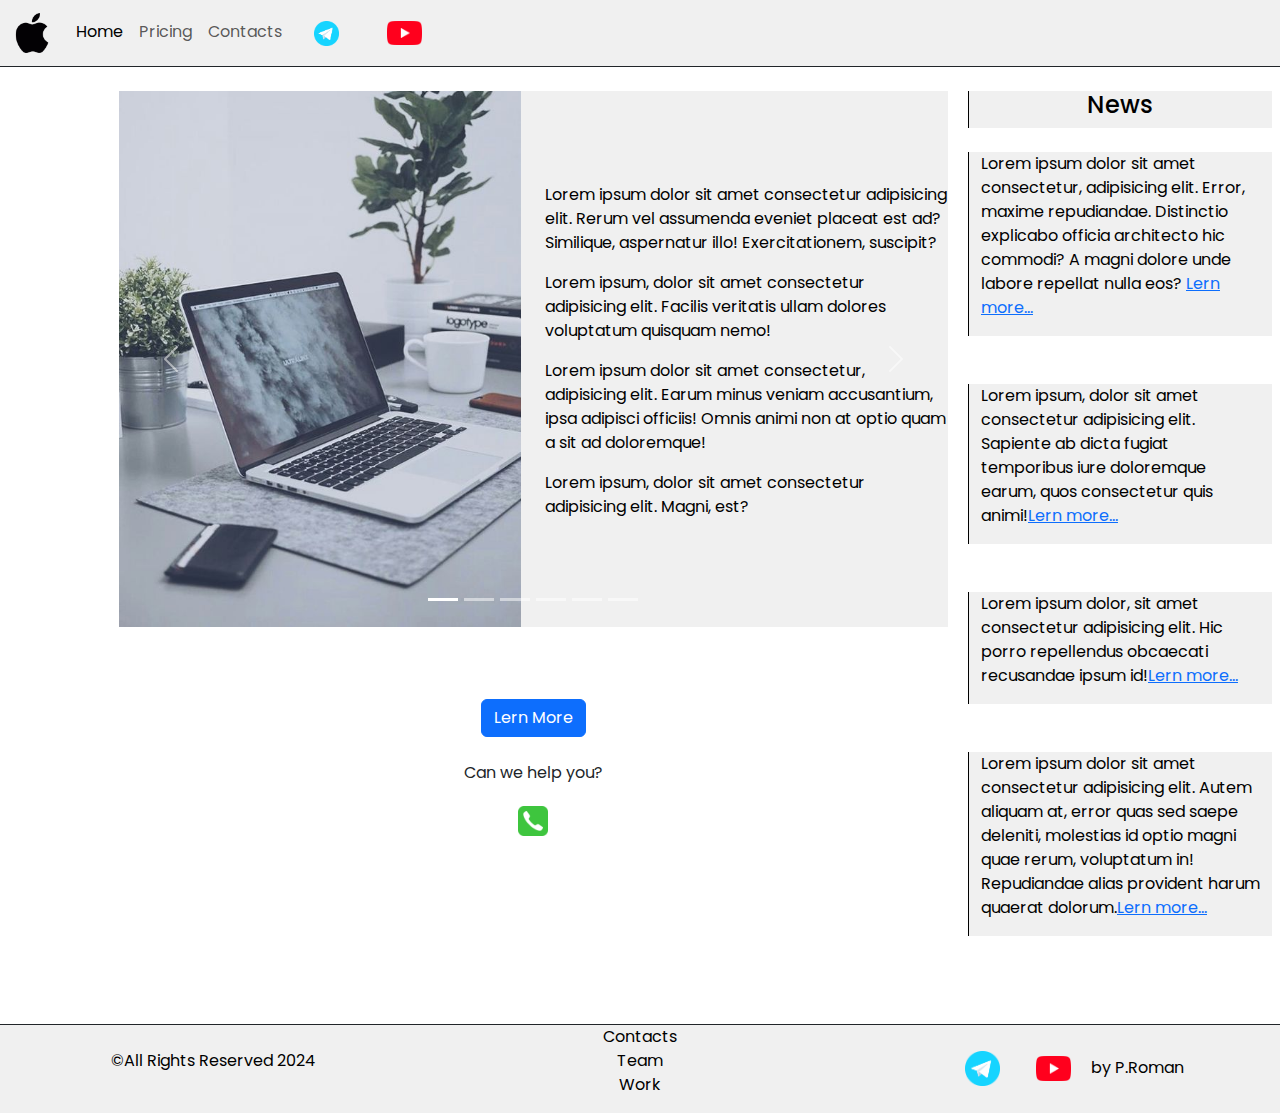
<file: index.html>
<!DOCTYPE html>
<html lang="en">

<head>
  <meta charset="UTF-8" />
  <meta name="viewport" content="width=device-width, initial-scale=1.0" />
  <link href="https://cdn.jsdelivr.net/npm/bootstrap@5.3.3/dist/css/bootstrap.min.css" rel="stylesheet"
    integrity="sha384-QWTKZyjpPEjISv5WaRU9OFeRpok6YctnYmDr5pNlyT2bRjXh0JMhjY6hW+ALEwIH" crossorigin="anonymous" />
  <link rel="stylesheet" href="source/styles/mycss.css" />

  <link rel="apple-touch-icon" sizes="180x180" href="source/files/favicon_io/apple-touch-icon.png">
  <link rel="icon" type="image/png" sizes="32x32" href="source/files/favicon_io/favicon-32x32.png">
  <link rel="icon" type="image/png" sizes="16x16" href="source/files/favicon_io/favicon-16x16.png">
  <link rel="manifest" href="source/files/favicon_io/site.webmanifest">


  <title>Apple Store</title>
</head>

<body>
  <header>
    <nav class="navbar navbar-expand-lg">
      <div class="container-fluid">
        <a class="navbar-brand" href="/"><img src="source/images/logo.png" alt="" /></a>
        <button class="navbar-toggler" type="button" data-bs-toggle="collapse" data-bs-target="#navbarNav"
          aria-controls="navbarNav" aria-expanded="false" aria-label="Toggle navigation">
          <span class="navbar-toggler-icon"></span>
        </button>
        <div class="collapse navbar-collapse" id="navbarNav">
          <ul class="navbar-nav">
            <li class="nav-item">
              <a class="nav-link active" aria-current="page" href="/">Home</a>
            </li>
            <li class="nav-item">
              <a class="nav-link" href="pricing.html">Pricing</a>
            </li>
            <li class="nav-item">
              <a class="nav-link" href="contacts.html">Contacts</a>
            </li>
            <li class="nav-item">
              <a class="nav-link" href="https://web.telegram.org/a/"><img style="width: 25px; margin-inline: 1em;"
                  src="source/images/tg.png" alt="..."></a>
            </li>
            <li class="nav-item">
              <a class="nav-link" href="https://www.youtube.com/"><img style="width: 35px; margin-inline: 1em;"
                  src="source/images/yt.png" alt="..."></a>
            </li>
            
          </ul>
        </div>
      </div>
    </nav>
  </header>

  <section>
    <div class="container-fluid mt-4">
      <div class="row">
        <div class="col-lg-1"></div>

        <div class="col-lg-8 col-md-12">
          <div class="row">

            <div id="carouselExampleIndicators" class="carousel slide" data-bs-slide="true">
              <div class="carousel-indicators">
                <button type="button" data-bs-target="#carouselExampleIndicators" data-bs-slide-to="0" class="active"
                  aria-current="true" aria-label="Slide 1"></button>
                <button type="button" data-bs-target="#carouselExampleIndicators" data-bs-slide-to="1"
                  aria-label="Slide 2"></button>
                <button type="button" data-bs-target="#carouselExampleIndicators" data-bs-slide-to="2"
                  aria-label="Slide 3"></button>
                <button type="button" data-bs-target="#carouselExampleIndicators" data-bs-slide-to="3"
                  aria-label="Slide 4"></button>
                <button type="button" data-bs-target="#carouselExampleIndicators" data-bs-slide-to="4"
                  aria-label="Slide 5"></button>
                <button type="button" data-bs-target="#carouselExampleIndicators" data-bs-slide-to="5"
                  aria-label="Slide 6"></button>




              </div>
              <div class="carousel-inner">
                <div class="carousel-item active">
                  <div class="d-block w-100 eff">
                    <div class="row">
                      <div class="col-lg-6 col-md-6">
                        <img src="source/images/macbook.jpg" class="w-100" alt="...">
                      </div>
                      <div class="col-lg-6 col-md-6 side-text">
                        <p>Lorem ipsum dolor sit amet consectetur adipisicing elit. Rerum vel assumenda eveniet placeat
                          est ad? Similique, aspernatur illo! Exercitationem, suscipit?</p>
                        <p>Lorem ipsum, dolor sit amet consectetur adipisicing elit. Facilis veritatis ullam dolores
                          voluptatum quisquam nemo!</p>
                        <p>Lorem ipsum dolor sit amet consectetur, adipisicing elit. Earum minus veniam accusantium,
                          ipsa adipisci officiis! Omnis animi non at optio quam a sit ad doloremque!</p>
                        <p>Lorem ipsum, dolor sit amet consectetur adipisicing elit. Magni, est?</p>

                      </div>
                    </div>
                  </div>
                </div>
                <div class="carousel-item">
                  <div class="d-block w-100 eff">
                    <div class="row">
                      <div class="col-lg-6 col-md-6">
                        <img src="source/images/iphone.jpg" class="w-100" alt="" ...>
                      </div>
                      <div class="col-lg-6 col-md-6 side-text">
                        <p>Lorem ipsum dolor sit amet consectetur adipisicing elit. eveniet placeat est ad? Similique,
                          aspernatur illo! Exercitationem, suscipit?</p>
                      </div>
                    </div>
                  </div>
                </div>
                <div class="carousel-item">
                  <div class="d-block w-100 eff">
                    <div class="row">
                      <div class="col-lg-6 col-md-6">
                        <img src="source/images/airpods.jpg" class="w-100" alt="...">
                      </div>
                      <div class="col-lg-6 col-md-6 side-text">
                        <p>Lorem ipsum dolor sit elit. Rerum vel assumenda eveniet placeat est ad? Similique, aspernatur
                          illo! Exercitationem, suscipit?</p>
                      </div>
                    </div>
                  </div>
                </div>
                <div class="carousel-item">
                  <div class="d-block w-100 eff">
                    <div class="row">
                      <div class="col-lg-6 col-md-6">
                        <img src="source/images/airpods3.jpg" class="w-100" alt="...">
                      </div>
                      <div class="col-lg-6 col-md-6 side-text">
                        <p>Lorem ipsum dolor sit elit. Rerum vel assumenda eveniet placeat est ad? Similique, aspernatur
                          illo! Exercitationem, suscipit?</p>
                      </div>
                    </div>
                  </div>
                </div>
                <div class="carousel-item">
                  <div class="d-block w-100 eff">
                    <div class="row">
                      <div class="col-lg-6 col-md-6">
                        <img src="source/images/ipad.jpg" class="w-100" alt="...">
                      </div>
                      <div class="col-lg-6 col-md-6 side-text">
                        <p>Lorem ipsum dolor sit elit. Rerum vel assumenda eveniet placeat est ad? Similique, aspernatur
                          illo! Exercitationem, suscipit?</p>
                      </div>
                    </div>
                  </div>
                </div>
                <div class="carousel-item">
                  <div class="d-block w-100 eff">
                    <div class="row">
                      <div class="col-lg-6 col-md-6">
                        <img src="source/images/apple watch.jpg" class="w-100" alt="...">
                      </div>
                      <div class="col-lg-6 col-md-6 side-text">
                        <p>Lorem ipsum dolor sit elit. Rerum vel assumenda eveniet placeat est ad? Similique, aspernatur
                          illo! Exercitationem, suscipit?</p>
                      </div>
                    </div>
                  </div>
                </div>
              </div>
              <button class="carousel-control-prev" type="button" data-bs-target="#carouselExampleIndicators"
                data-bs-slide="prev">
                <span class="carousel-control-prev-icon" aria-hidden="true"></span>
                <span class="visually-hidden">Previous</span>
              </button>
              <button class="carousel-control-next" type="button" data-bs-target="#carouselExampleIndicators"
                data-bs-slide="next">
                <span class="carousel-control-next-icon" aria-hidden="true"></span>
                <span class="visually-hidden">Next</span>
              </button>
            </div>

            <div class="col-lg-12 col-md-12 text-center mt-4">
              <button type="button" class="btn btn-primary mt-5">Lern More</button>
              <!-- <button type="button" class="btn btn-secondary"
              data-bs-toggle="popover" data-bs-placement="right"
              data-bs-custom-class="custom-popover"
              data-bs-title="Custom popover"
              data-bs-content="This popover is themed via CSS variables.">
              Custom popover
              </button> -->
            </div>
            <div class="col-lg-12 col-md-12 text-center mt-4">
              <p>Can we help you?</p>
            </div>
            <div class="col-lg-12 col-md-12 text-center">
              <a href="#"><img class="call-anim" style="width: 40px;" src="source/images/phoneicon.png" alt="..."> </a>
            </div>

          </div>
        </div>

        <div class="col-lg-3 col-md-12">
          <div class="row px-2">

            <div class="col-lg-12 sidebar text-center">
              <h4>
                News
              </h4>
            </div>
            <div class="col-lg-12 sidebar my-4">
              <p>
                Lorem ipsum dolor sit amet consectetur, adipisicing elit.
                Error, maxime repudiandae. Distinctio explicabo officia
                architecto hic commodi? A magni dolore unde labore repellat
                nulla eos? <a href="#">Lern more...</a>
              </p>
            </div>
            <div class="col-lg-12 sidebar my-4">
              <p>
                Lorem ipsum, dolor sit amet consectetur adipisicing elit.
                Sapiente ab dicta fugiat temporibus iure doloremque earum,
                quos consectetur quis animi!<a href="#">Lern more...</a>
              </p>
            </div>
            <div class="col-lg-12 sidebar my-4">
              <p>
                Lorem ipsum dolor, sit amet consectetur adipisicing elit. Hic
                porro repellendus obcaecati recusandae ipsum id!<a href="#">Lern more...</a>
              </p>
            </div>
            <div class="col-lg-12 sidebar my-4">
              <p>
                Lorem ipsum dolor sit amet consectetur adipisicing elit. Autem
                aliquam at, error quas sed saepe deleniti, molestias id optio
                magni quae rerum, voluptatum in! Repudiandae alias provident
                harum quaerat dolorum.<a href="#">Lern more...</a>
              </p>
            </div>
          </div>
        </div>
      </div>
    </div>
  </section>

  <footer>
    <div class="container-fluid">
      <div class="row">
        <div class="col-lg-4 col-md-12 footer-text text-center">
          <p>&copy;All Rights Reserved 2024</p>
        </div>
        <div class="col-lg-4 col-md-12 footer-text text-center">
          <p>Contacts<br>Team<br>Work</p>
        </div>
        <div class="col-lg-4 col-md-12 footer-text text-center">
          <a href="https://web.telegram.org/a/"><img style="width: 35px; margin-inline: 1em;" src="source/images/tg.png"
              alt="..."></a>
          <a href="https://www.youtube.com/"><img style="width: 35px; margin-inline: 1em;" src="source/images/yt.png"
              alt="..."></a>
          <a href="https://web.telegram.org/a/" style="text-decoration: none; color: black;">by P.Roman</a>




        </div>
      </div>
    </div>

  </footer>

  <script src="https://cdn.jsdelivr.net/npm/bootstrap@5.3.3/dist/js/bootstrap.bundle.min.js"
    integrity="sha384-YvpcrYf0tY3lHB60NNkmXc5s9fDVZLESaAA55NDzOxhy9GkcIdslK1eN7N6jIeHz"
    crossorigin="anonymous"></script>
</body>

</html>
</file>
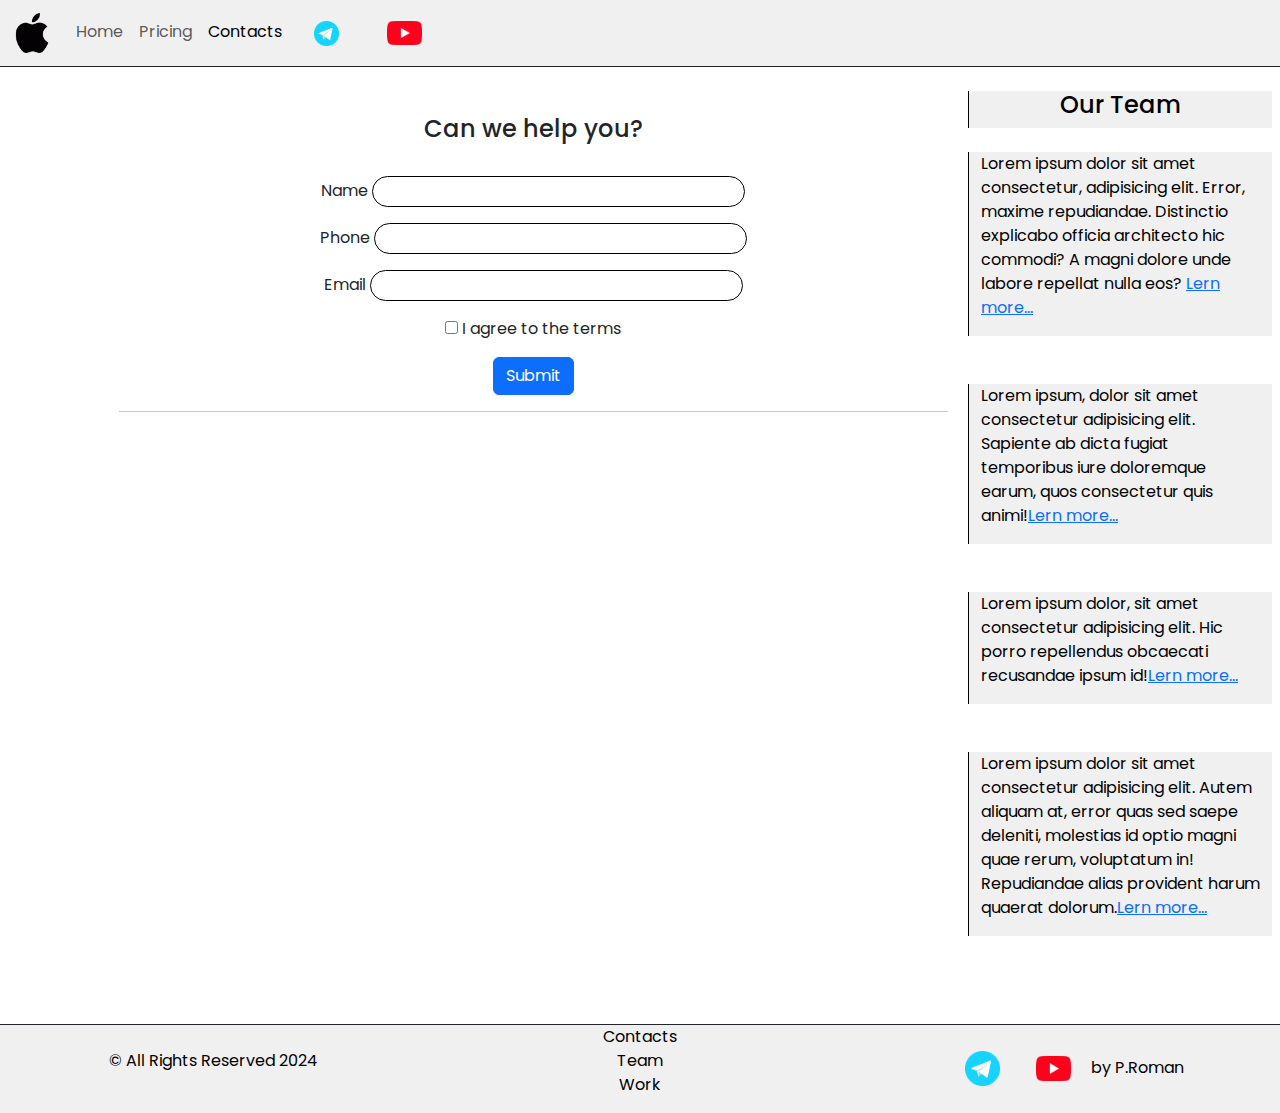
<file: contacts.html>
<!DOCTYPE html>
<html lang="en">

<head>
    <meta charset="UTF-8" />
    <meta name="viewport" content="width=device-width, initial-scale=1.0" />
    <link href="https://cdn.jsdelivr.net/npm/bootstrap@5.3.3/dist/css/bootstrap.min.css" rel="stylesheet"
        integrity="sha384-QWTKZyjpPEjISv5WaRU9OFeRpok6YctnYmDr5pNlyT2bRjXh0JMhjY6hW+ALEwIH" crossorigin="anonymous" />
    <link rel="stylesheet" href="source/styles/mycss.css" />

    <link rel="apple-touch-icon" sizes="180x180" href="source/files/favicon_io/apple-touch-icon.png">
    <link rel="icon" type="image/png" sizes="32x32" href="source/files/favicon_io/favicon-32x32.png">
    <link rel="icon" type="image/png" sizes="16x16" href="source/files/favicon_io/favicon-16x16.png">
    <link rel="manifest" href="source/files/favicon_io/site.webmanifest">


    <title>Apple Store</title>
</head>

<body>
    <header>
        <nav class="navbar navbar-expand-lg">
            <div class="container-fluid">
                <a class="navbar-brand" href="/"><img src="source/images/logo.png" alt="" /></a>
                <button class="navbar-toggler" type="button" data-bs-toggle="collapse" data-bs-target="#navbarNav"
                    aria-controls="navbarNav" aria-expanded="false" aria-label="Toggle navigation">
                    <span class="navbar-toggler-icon"></span>
                </button>
                <div class="collapse navbar-collapse" id="navbarNav">
                    <ul class="navbar-nav">
                        <li class="nav-item">
                            <a class="nav-link" aria-current="page" href="/">Home</a>
                        </li>
                        <li class="nav-item">
                            <a class="nav-link" href="pricing.html">Pricing</a>
                        </li>
                        <li class="nav-item">
                            <a class="nav-link active" href="contacts.html">Contacts</a>
                        </li>
                        <li class="nav-item">
                            <a class="nav-link" href="https://web.telegram.org/a/"><img
                                    style="width: 25px; margin-inline: 1em;" src="source/images/tg.png" alt="..."></a>
                        </li>
                        <li class="nav-item">
                            <a class="nav-link" href="https://www.youtube.com/"><img
                                    style="width: 35px; margin-inline: 1em;" src="source/images/yt.png" alt="..."></a>
                        </li>
                        
                    </ul>
                </div>
            </div>
        </nav>
    </header>

    <section>
        <div class="container-fluid mt-4">
            <div class="row">
                <div class="col-lg-1"></div>

                <div class="col-lg-8 col-md-12">
                    <div class="row">

                        <div class="col-lg-12 col-md-12 text-center mt-4 mb-4">
                            <h4>Can we help you?</h4>
                        </div>
                        <!-- <div class="col-lg-12 col-md-12 text-center">
                            <a href="#"><img class="call-anim" style="width: 40px;" src="source/images/phoneicon.png"
                                    alt="..."> </a>
                        </div> -->

                        <div class="col-lg-12 col-md-12 text-center">
                            
                              <form class="form">
                                <label class="form-label">
                                    <span class="label-text">Name</span>
                                    <input type="text" class="form-input" name="username">
                                </label>

                                <label class="form-label">
                                    <span class="label-text">Phone</span>
                                    <input type="text" class="form-input" name="username">
                                </label>

                                <label class="form-label">
                                    <span class="label-text">Email</span>
                                    <input type="email" class="form-input" name="email" required>
                                </label>
                                <label class="form-label check">
                                    <input type="checkbox" name="term">
                                    I agree to the terms
                                </label>

                                <button class="btn btn-primary" type="submit">Submit</button>

                              </form>
                              <hr>

                        </div>

                    </div>
                </div>

                <div class="col-lg-3 col-md-12">
                    <div class="row px-2">

                        <div class="col-lg-12 sidebar text-center">
                            <h4>
                                Our Team
                            </h4>
                        </div>
                        <div class="col-lg-12 sidebar my-4">
                            <p>
                                Lorem ipsum dolor sit amet consectetur, adipisicing elit.
                                Error, maxime repudiandae. Distinctio explicabo officia
                                architecto hic commodi? A magni dolore unde labore repellat
                                nulla eos? <a href="#">Lern more...</a>
                            </p>
                        </div>
                        <div class="col-lg-12 sidebar my-4">
                            <p>
                                Lorem ipsum, dolor sit amet consectetur adipisicing elit.
                                Sapiente ab dicta fugiat temporibus iure doloremque earum,
                                quos consectetur quis animi!<a href="#">Lern more...</a>
                            </p>
                        </div>
                        <div class="col-lg-12 sidebar my-4">
                            <p>
                                Lorem ipsum dolor, sit amet consectetur adipisicing elit. Hic
                                porro repellendus obcaecati recusandae ipsum id!<a href="#">Lern more...</a>
                            </p>
                        </div>
                        <div class="col-lg-12 sidebar my-4">
                            <p>
                                Lorem ipsum dolor sit amet consectetur adipisicing elit. Autem
                                aliquam at, error quas sed saepe deleniti, molestias id optio
                                magni quae rerum, voluptatum in! Repudiandae alias provident
                                harum quaerat dolorum.<a href="#">Lern more...</a>
                            </p>
                        </div>
                    </div>
                </div>
            </div>
        </div>
    </section>

    <footer>
        <div class="container-fluid">
            <div class="row">
                <div class="col-lg-4 col-md-12 footer-text text-center">
                    <p>&copy; All Rights Reserved 2024</p>
                </div>
                <div class="col-lg-4 col-md-12 footer-text text-center">
                    <p>Contacts<br>Team<br>Work</p>
                </div>
                <div class="col-lg-4 col-md-12 footer-text text-center">
                    <a href="https://web.telegram.org/a/"><img style="width: 35px; margin-inline: 1em;"
                            src="source/images/tg.png" alt="..."></a>
                    <a href="https://www.youtube.com/"><img style="width: 35px; margin-inline: 1em;"
                            src="source/images/yt.png" alt="..."></a>
                    <a href="https://web.telegram.org/a/" style="text-decoration: none; color: black;">by P.Roman</a>




                </div>
            </div>
        </div>

    </footer>

    <script src="https://cdn.jsdelivr.net/npm/bootstrap@5.3.3/dist/js/bootstrap.bundle.min.js"
        integrity="sha384-YvpcrYf0tY3lHB60NNkmXc5s9fDVZLESaAA55NDzOxhy9GkcIdslK1eN7N6jIeHz"
        crossorigin="anonymous"></script>
</body>

</html>
</file>
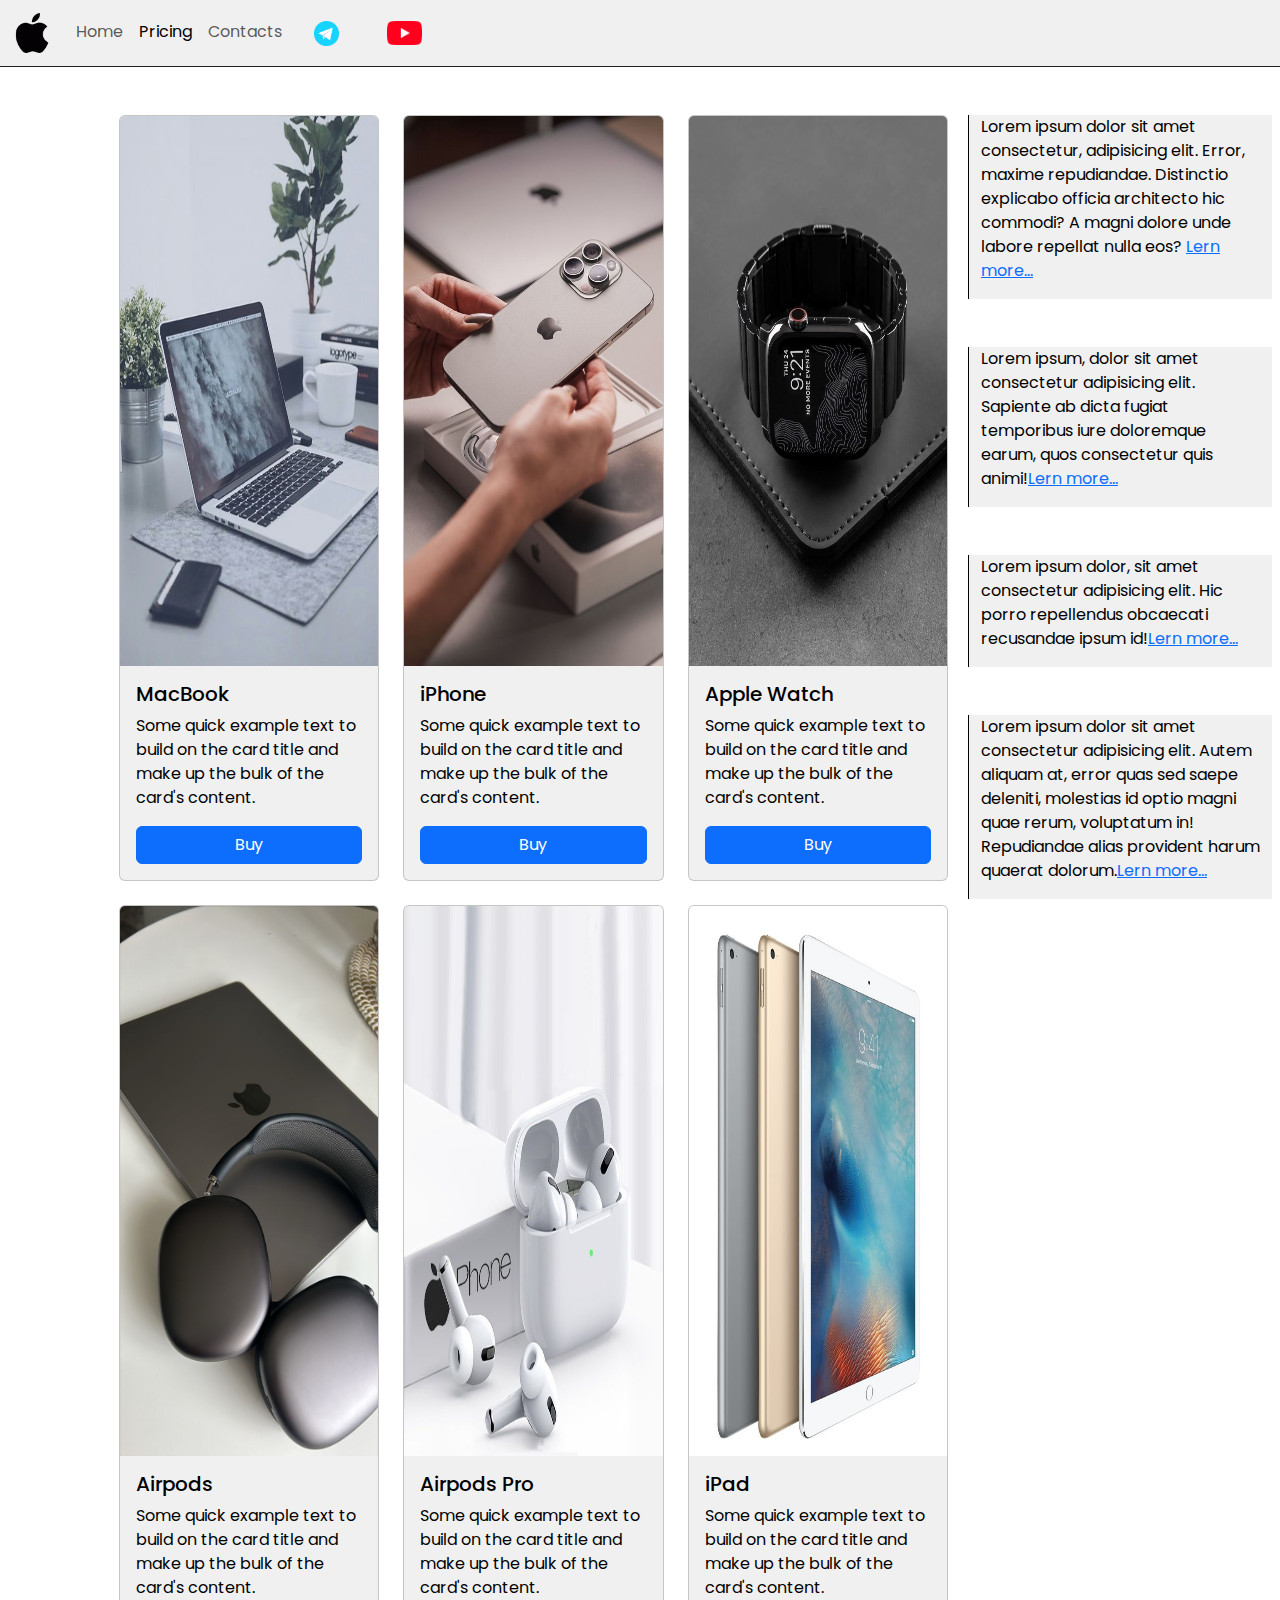
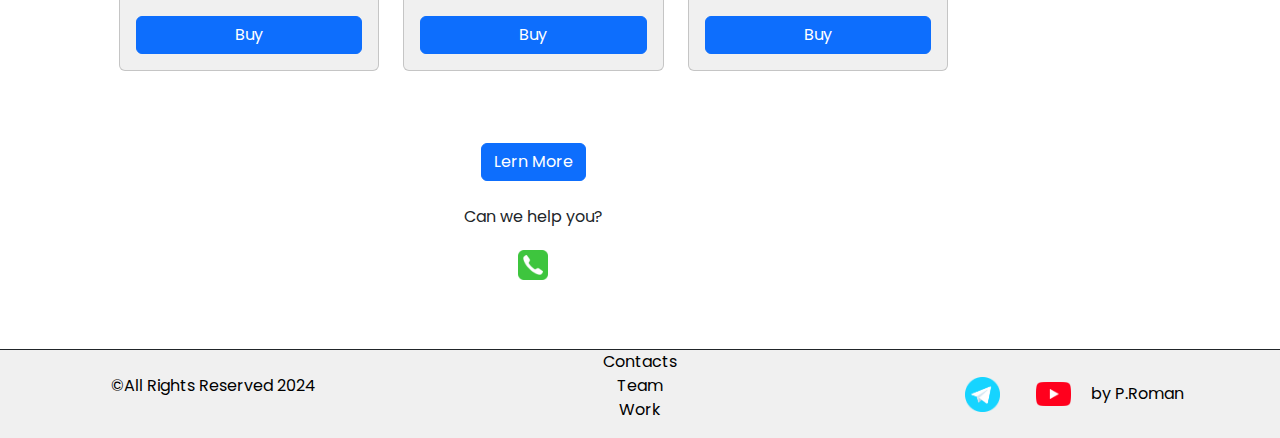
<file: pricing.html>
<!DOCTYPE html>
<html lang="en">

<head>
    <meta charset="UTF-8" />
    <meta name="viewport" content="width=device-width, initial-scale=1.0" />
    <link href="https://cdn.jsdelivr.net/npm/bootstrap@5.3.3/dist/css/bootstrap.min.css" rel="stylesheet"
        integrity="sha384-QWTKZyjpPEjISv5WaRU9OFeRpok6YctnYmDr5pNlyT2bRjXh0JMhjY6hW+ALEwIH" crossorigin="anonymous" />
    <link rel="stylesheet" href="source/styles/mycss.css" />
    <link rel="apple-touch-icon" sizes="180x180" href="source/files/favicon_io/apple-touch-icon.png">
    <link rel="icon" type="image/png" sizes="32x32" href="source/files/favicon_io/favicon-32x32.png">
    <link rel="icon" type="image/png" sizes="16x16" href="source/files/favicon_io/favicon-16x16.png">
    <link rel="manifest" href="source/files/favicon_io/site.webmanifest">
    <title>Apple Store</title>
</head>

<body>
    <header>
        <nav class="navbar navbar-expand-lg">
            <div class="container-fluid">
                <a class="navbar-brand" href="/"><img src="source/images/logo.png" alt="" /></a>
                <button class="navbar-toggler" type="button" data-bs-toggle="collapse" data-bs-target="#navbarNav"
                    aria-controls="navbarNav" aria-expanded="false" aria-label="Toggle navigation">
                    <span class="navbar-toggler-icon"></span>
                </button>
                <div class="collapse navbar-collapse" id="navbarNav">
                    <ul class="navbar-nav">
                        <li class="nav-item">
                            <a class="nav-link" aria-current="page" href="/">Home</a>
                        </li>
                        <li class="nav-item">
                            <a class="nav-link active" href="pricing.html/">Pricing</a>
                        </li>
                        <li class="nav-item">
                            <a class="nav-link" href="contacts.html">Contacts</a>
                        </li>
                        <li class="nav-item">
                            <a class="nav-link" href="https://web.telegram.org/a/"><img
                                    style="width: 25px; margin-inline: 1em;" src="source/images/tg.png" alt="..."></a>
                        </li>
                        <li class="nav-item">
                            <a class="nav-link" href="https://www.youtube.com/"><img
                                    style="width: 35px; margin-inline: 1em;" src="source/images/yt.png" alt="..."></a>
                        </li>
                        
                    </ul>
                </div>
            </div>
        </nav>
    </header>

    <section>
        <div class="container-fluid mt-4">
            <div class="row">
                <div class="col-lg-1">
                </div>

                <div class="col-lg-8 col-md-12">
                    <div class="row">
                        <div class="col-lg-4 col-md-6 mt-4">
                            <div class="card">
                                <a href="#"><img src="/source/images/macbook.jpg" class="card-img-top"
                                        alt="macbook" /></a>
                                <div class="card-body">
                                    <h5 class="card-title"><a href="#">MacBook</a></h5>
                                    <p class="card-text"> <a href="#">Some quick example text to build on the card title
                                            and make up
                                            the bulk of the card's content.</a>

                                    </p>
                                    <a href="#" class="btn btn-primary">Buy</a>
                                </div>
                            </div>
                        </div>
                        <div class="col-lg-4 col-md-6 mt-4">
                            <div class="card">
                                <img src="/source/images/iphone.jpg" class="card-img-top" alt="iphone" />
                                <div class="card-body">
                                    <h5 class="card-title">iPhone</h5>
                                    <p class="card-text">
                                        Some quick example text to build on the card title and make up
                                        the bulk of the card's content.
                                    </p>
                                    <a href="#" class="btn btn-primary">Buy</a>
                                </div>
                            </div>
                        </div>
                        <div class="col-lg-4 col-md-6 mt-4">
                            <div class="card">
                                <img src="/source/images/apple watch.jpg" class="card-img-top" alt="watch" />
                                <div class="card-body">
                                    <h5 class="card-title">Apple Watch</h5>
                                    <p class="card-text">
                                        Some quick example text to build on the card title and make up
                                        the bulk of the card's content.
                                    </p>
                                    <a href="#" class="btn btn-primary">Buy</a>
                                </div>
                            </div>
                        </div>
                        <div class="col-lg-4 col-md-6 mt-4">
                            <div class="card">
                                <img src="/source/images/airpods.jpg" class="card-img-top" alt="airpods" />
                                <div class="card-body">
                                    <h5 class="card-title">Airpods</h5>
                                    <p class="card-text">
                                        Some quick example text to build on the card title and make up
                                        the bulk of the card's content.
                                    </p>
                                    <a href="#" class="btn btn-primary">Buy</a>
                                </div>
                            </div>
                        </div>
                        <div class="col-lg-4 col-md-6 mt-4">
                            <div class="card">
                                <img src="/source/images/airpods3.jpg" class="card-img-top" alt="airpods3" />
                                <div class="card-body">
                                    <h5 class="card-title">Airpods Pro</h5>
                                    <p class="card-text">
                                        Some quick example text to build on the card title and make up
                                        the bulk of the card's content.
                                    </p>
                                    <a href="#" class="btn btn-primary">Buy</a>
                                </div>
                            </div>
                        </div>
                        <div class="col-lg-4 col-md-6 mt-4">
                            <div class="card">
                                <img src="/source/images/ipad.jpg" class="card-img-top" alt="ipad" />
                                <div class="card-body">
                                    <h5 class="card-title">iPad</h5>
                                    <p class="card-text">
                                        Some quick example text to build on the card title and make up
                                        the bulk of the card's content.
                                    </p>
                                    <a href="#" class="btn btn-primary">Buy</a>
                                </div>
                            </div>
                        </div>
                        <div class="col-lg-12 col-md-12 text-center mt-4">
                            <button type="button" class="btn btn-primary mt-5">Lern More</button>
                        </div>
                        <div class="col-lg-12 col-md-12 text-center mt-4">
                            <p>Can we help you?</p>
                        </div>
                        <div class="col-lg-12 col-md-12 text-center">
                            <a href="#"><img class="call-anim" style="width: 40px;" src="source/images/phoneicon.png"
                                    alt="..."></a>
                        </div>



                    </div>
                </div>

                <div class="col-lg-3 col-md-12">
                    <div class="row px-2">
                        <div class="col-lg-12 sidebar my-4">
                            <p>Lorem ipsum dolor sit amet consectetur, adipisicing elit. Error, maxime repudiandae.
                                Distinctio explicabo officia architecto hic commodi? A magni dolore unde labore repellat
                                nulla eos? <a href="#">Lern more...</a></p>
                        </div>
                        <div class="col-lg-12 sidebar my-4">
                            <p>Lorem ipsum, dolor sit amet consectetur adipisicing elit. Sapiente ab dicta fugiat
                                temporibus iure doloremque earum, quos consectetur quis animi!<a href="#">Lern
                                    more...</a></p>
                        </div>
                        <div class="col-lg-12 sidebar my-4">
                            <p>Lorem ipsum dolor, sit amet consectetur adipisicing elit. Hic porro repellendus obcaecati
                                recusandae ipsum id!<a href="#">Lern more...</a></p>
                        </div>
                        <div class="col-lg-12 sidebar my-4">
                            <p>Lorem ipsum dolor sit amet consectetur adipisicing elit. Autem aliquam at, error quas sed
                                saepe deleniti, molestias id optio magni quae rerum, voluptatum in! Repudiandae alias
                                provident harum quaerat dolorum.<a href="#">Lern more...</a></p>
                        </div>

                    </div>
                </div>

            </div>

        </div>
    </section>

    <footer>
        <div class="container-fluid">
            <div class="row">
                <div class="col-lg-4 col-md-12 footer-text text-center">
                    <p>&copy;All Rights Reserved 2024</p>
                </div>
                <div class="col-lg-4 col-md-12 footer-text text-center">
                    <p>Contacts<br>Team<br>Work</p>
                </div>
                <div class="col-lg-4 col-md-12 footer-text text-center">
                    <a href="https://web.telegram.org/a/"><img style="width: 35px; margin-inline: 1em;"
                            src="source/images/tg.png" alt="..."></a>
                    <a href="https://www.youtube.com/"><img style="width: 35px; margin-inline: 1em;"
                            src="source/images/yt.png" alt="..."></a>
                    <a href="https://web.telegram.org/a/" style="text-decoration: none; color: black;">by P.Roman</a>

                </div>
            </div>
        </div>

    </footer>

    <script src="https://cdn.jsdelivr.net/npm/bootstrap@5.3.3/dist/js/bootstrap.bundle.min.js"
        integrity="sha384-YvpcrYf0tY3lHB60NNkmXc5s9fDVZLESaAA55NDzOxhy9GkcIdslK1eN7N6jIeHz"
        crossorigin="anonymous"></script>
</body>

</html>
</file>
<file: source/styles/mycss.css>
@import url('https://fonts.googleapis.com/css?family=Poppins&display=swap');

body{
    font-family: Poppins, serif;
}

.navbar.navbar{
    background-color:rgb(240, 240, 240);
    border-bottom: solid 1px;
}

.navbar-brand img{
    width: 40px;
}

.sidebar{
    color: black;
    background-color:rgb(240, 240, 240);
    border-left: solid 1px;
}


.card{
    
    background-color:rgb(240, 240, 240);
    color: black;
}

.card a{
    text-decoration: none;
    color: black;
}

.card-body .btn{
    color: white;
}

.card-img-top{
    height: 550px;
    /* height: 400px;  */
    /* height: 600px; */
    
}

.side-text,
.footer-text{
    color: black;
    /* background-color:rgb(240, 240, 240); */
    margin:auto auto;

}

.eff{
    background-color: rgb(240, 240, 240);
}

.call-anim{
    animation: call 2s ease 0s infinite normal forwards;
}


@keyframes call {
	0%,
	100% {
		transform: rotate(0deg);
		transform-origin: 50% 0;
	}

	10% {
		transform: rotate(2deg);
	}

	20%,
	40%,
	60% {
		transform: rotate(-4deg);
	}

	30%,
	50%,
	70% {
		transform: rotate(4deg);
	}

	80% {
		transform: rotate(-2deg);
	}

	90% {
		transform: rotate(2deg);
	}
}

@media(max-width: 755px){
    .carousel-indicators{
        display: none;
    }
}

footer{
    background-color:rgb(240, 240, 240);
    border-top: solid 1px;
    margin-top: 4em;
}

/* forma>>>>>>>>>> */

.form-label {
    display:block;
    flex-direction:column;
    margin-bottom: 16px;
  }

.label-text {
    margin-bottom: 4px;
}

.form-input {
    
    padding: 4px;
    border: 1px solid;
    border-radius: 88px;
    font-size: 14px;
    outline: none;
    width: 45%;
}

.btn {
    display: block;
    margin: auto;
    
}

@media(max-width: 1000px){
    form{
        margin-bottom: 60px;
    }
}
/* forma<<<<<<<<<<<<<<<< */

.check{
    cursor: pointer;
}
</file>
